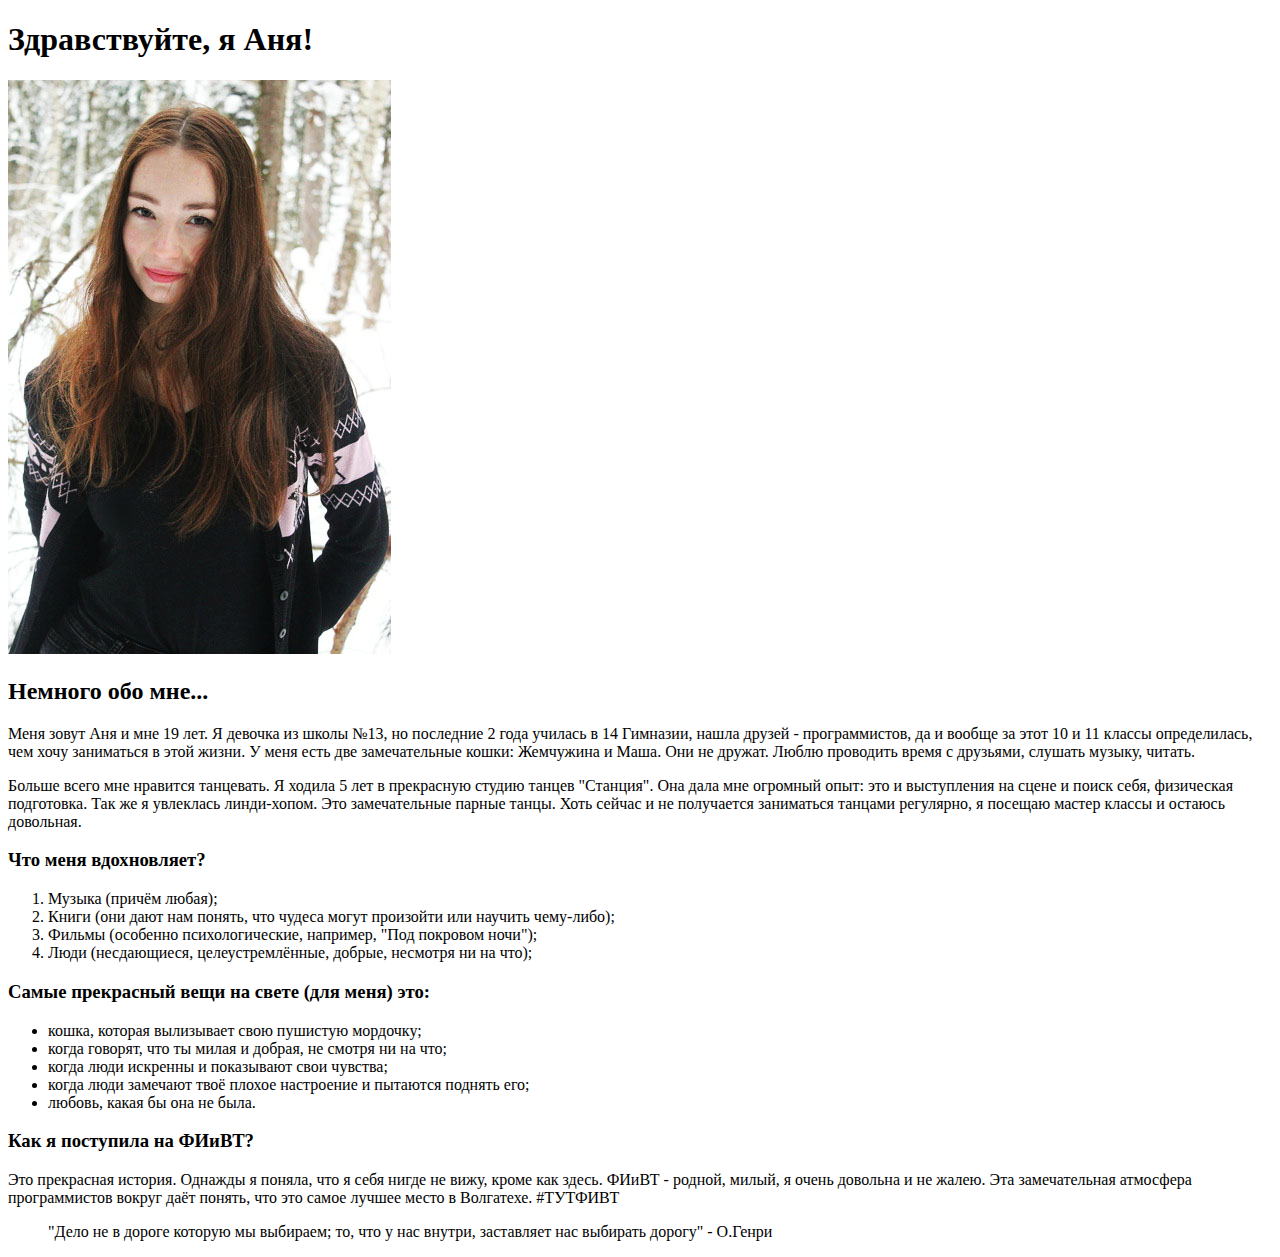
<file: 1/index.HTML>
<!DOCTYPE html>
<html>

    <head>
        <title>Здравствуйте, я Аня</title>
        <link rel= "stylesheet" href="inform_me.css">
    </head>
    <body>
        
        <div class="main_info">
            
            <h1>Здравствуйте, я Аня!</h1>
            <a href="foto_me.jpg"></a>
            <img alt="foto_me showing CSS" src="foto_me.jpg" class="foto_me_foto">
            
            <h2>Немного обо мне...</h2>
            <p>
                Меня зовут Аня и мне 19 лет. Я девочка из школы №13, но последние 2 года училась в 14 Гимназии, нашла друзей - программистов, да и вообще за этот 10 и 11 классы определилась, чем хочу заниматься в этой жизни. У меня есть две замечательные кошки: Жемчужина и Маша. Они не дружат. Люблю проводить время с друзьями, слушать музыку, читать.
            </p>
            <p>
                Больше всего мне нравится танцевать. Я ходила 5 лет в прекрасную студию танцев "Станция". Она дала мне огромный опыт: это и выступления на сцене и поиск себя, физическая подготовка. Так же я увлеклась линди-хопом. Это замечательные парные танцы. Хоть сейчас и не получается заниматься танцами регулярно, я посещаю мастер классы и остаюсь довольная.
            </p>
        
            <h3>Что меня вдохновляет?</h3>
            <ol>
                <li>Музыка (причём любая);</li>
                <li>Книги (они дают нам понять, что чудеса могут произойти или научить чему-либо);</li>
                <li>Фильмы (особенно психологические, например, "Под покровом ночи");</li>
                <li>Люди (несдающиеся, целеустремлённые, добрые, несмотря ни на что);</li>
            </ol>
            
            <h3>Самые прекрасный вещи на свете (для меня) это:</h3>
            <ul>
                <li>кошка, которая вылизывает свою пушистую мордочку;</li>
                <li>когда говорят, что ты милая и добрая, не смотря ни на что; </li>
                <li>когда люди искренны и показывают свои чувства;</li>
                <li>когда люди замечают твоё плохое настроение и пытаются поднять его;</li>
                <li>любовь, какая бы она не была.</li>
            </ul>
            
            <h3>Как я поступила на ФИиВТ?</h3>
            <p>
                Это прекрасная история. Однажды я поняла, что я себя нигде не вижу, кроме как здесь. ФИиВТ - родной, милый, я очень довольна и не жалею. Эта замечательная атмосфера программистов вокруг даёт понять, что это самое лучшее место в Волгатехе. #ТУТФИВТ
            </p>
        
            <blockquote>
                "Дело не в дороге которую мы выбираем; то, что у нас внутри, заставляет нас выбирать дорогу" - О.Генри
            </blockquote>
            
        </div>
        
    </body>
</html>
</file>
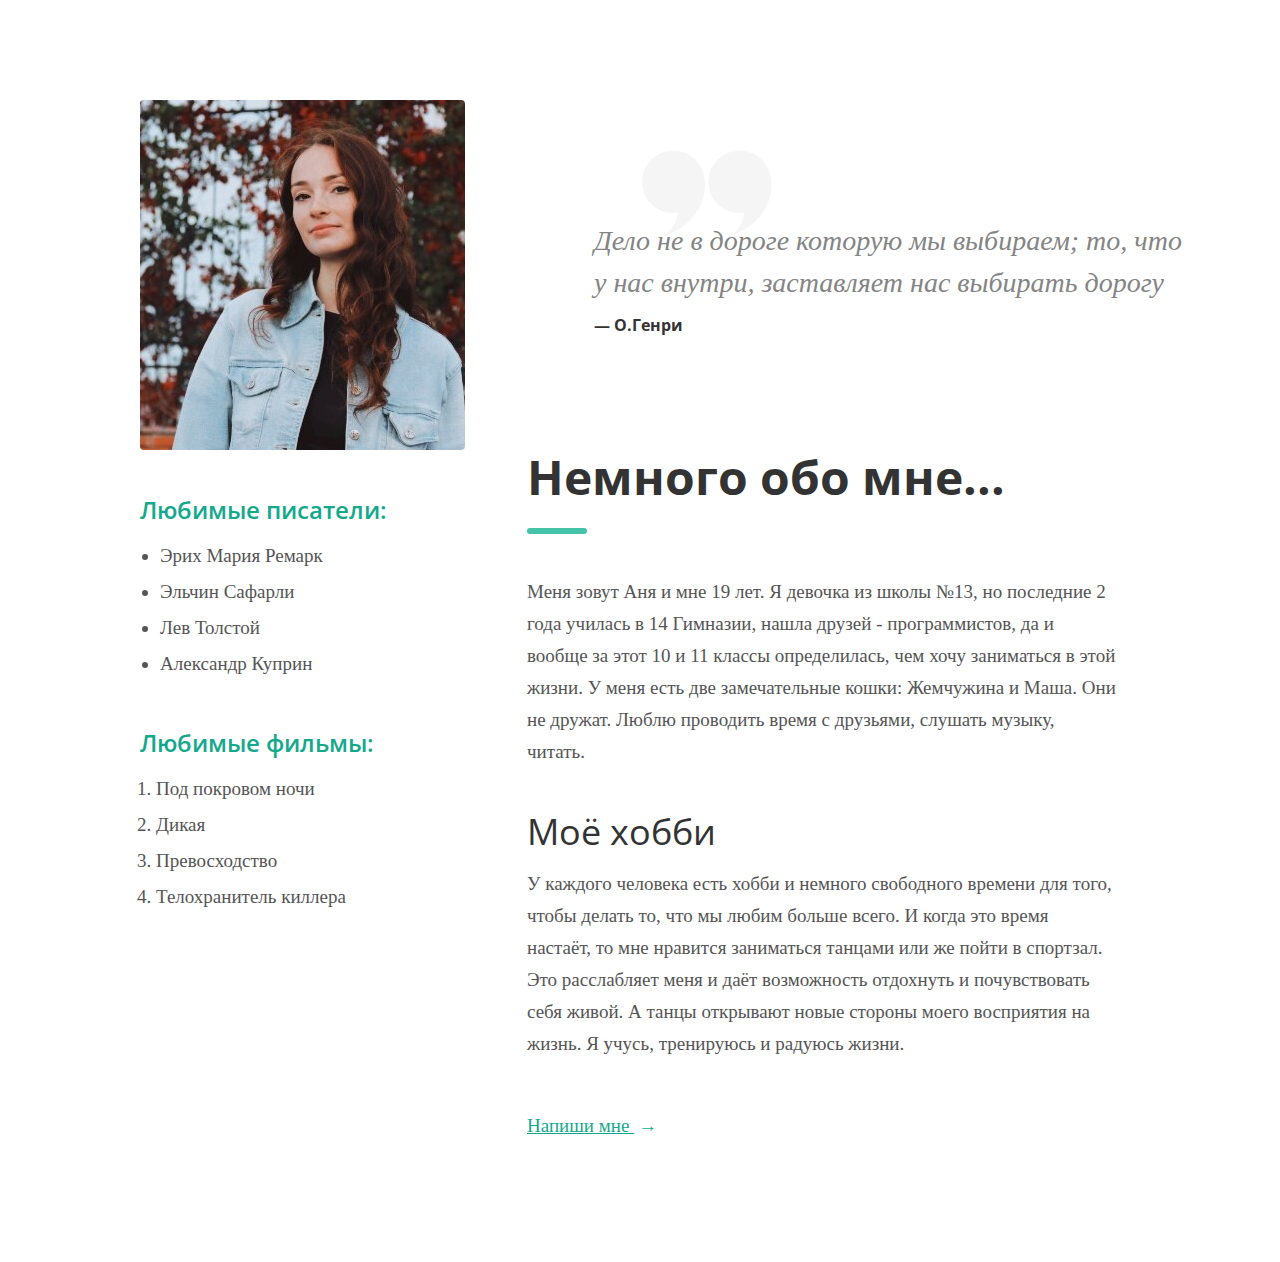
<file: 2/index.html>
<!DOCTYPE html>
<html>
    <head>
        <title>Привет</title>
        <link rel= "stylesheet" href="css_profile_page.css">
        <link href="https://fonts.googleapis.com/css?family=Open+Sans:400,600,700,800" rel="stylesheet">
    </head>
    <body>
        <div class="main_block">
            <div class="left_block">
                <img alt="foto_me showing CSS" src="foto_me.jpg" class="foto">
                <p class="left_title">Любимые писатели:</p>
                <ul>
                    <li>Эрих Мария Ремарк</li>
                    <li>Эльчин Сафарли</li>
                    <li>Лев Толстой</li>
                    <li>Александр Куприн</li>
                </ul>
                <p class="left_title">Любимые фильмы:</p>
                <ol>
                    <li>Под покровом ночи</li>
                    <li>Дикая</li>
                    <li>Превосходство</li>
                    <li>Телохранитель киллера</li>
                </ol>
            </div>
            <div class="right_block">
                <blockquote>
                    <a class="text">
                        Дело не в дороге которую мы выбираем; то, что у нас внутри, заставляет нас выбирать дорогу
                    </a>
                    <p class="author">
                        &mdash; О.Генри
                    </p>
                </blockquote>
                <div class="right_block_main">
                    <div class="about_me">Немного обо мне...</div>
                    <p class="main_me">
                        Меня зовут Аня и мне 19 лет. Я девочка из школы №13, но последние 2 года училась в 14 Гимназии, нашла друзей - программистов, да и вообще за этот 10 и 11 классы определилась, чем хочу заниматься в этой жизни. У меня есть две замечательные кошки: Жемчужина и Маша. Они не дружат. Люблю проводить время с друзьями, слушать музыку, читать.
                    </p>
                    <h2 class="hobby">Моё хобби</h2>
                    <p class="main_life">
                        У каждого человека есть хобби и немного свободного времени для того, чтобы делать то, что мы любим больше всего. И когда это время настаёт, то мне нравится заниматься танцами или же пойти в спортзал. Это расслабляет меня и даёт возможность отдохнуть и почувствовать себя живой. А танцы открывают новые стороны моего восприятия на жизнь. Я учусь, тренируюсь и радуюсь жизни.
                    </p>
                    <a
                       href="https://vk.com/id84473757"
                       class="write_me"
                    >
                        <span class="write_me_text">
                            Напиши мне
                        </span>&rarr;
                    </a>
                </div>
            </div>
            <div class="clear"></div>
        </div>
    </body>
</html>
</file>
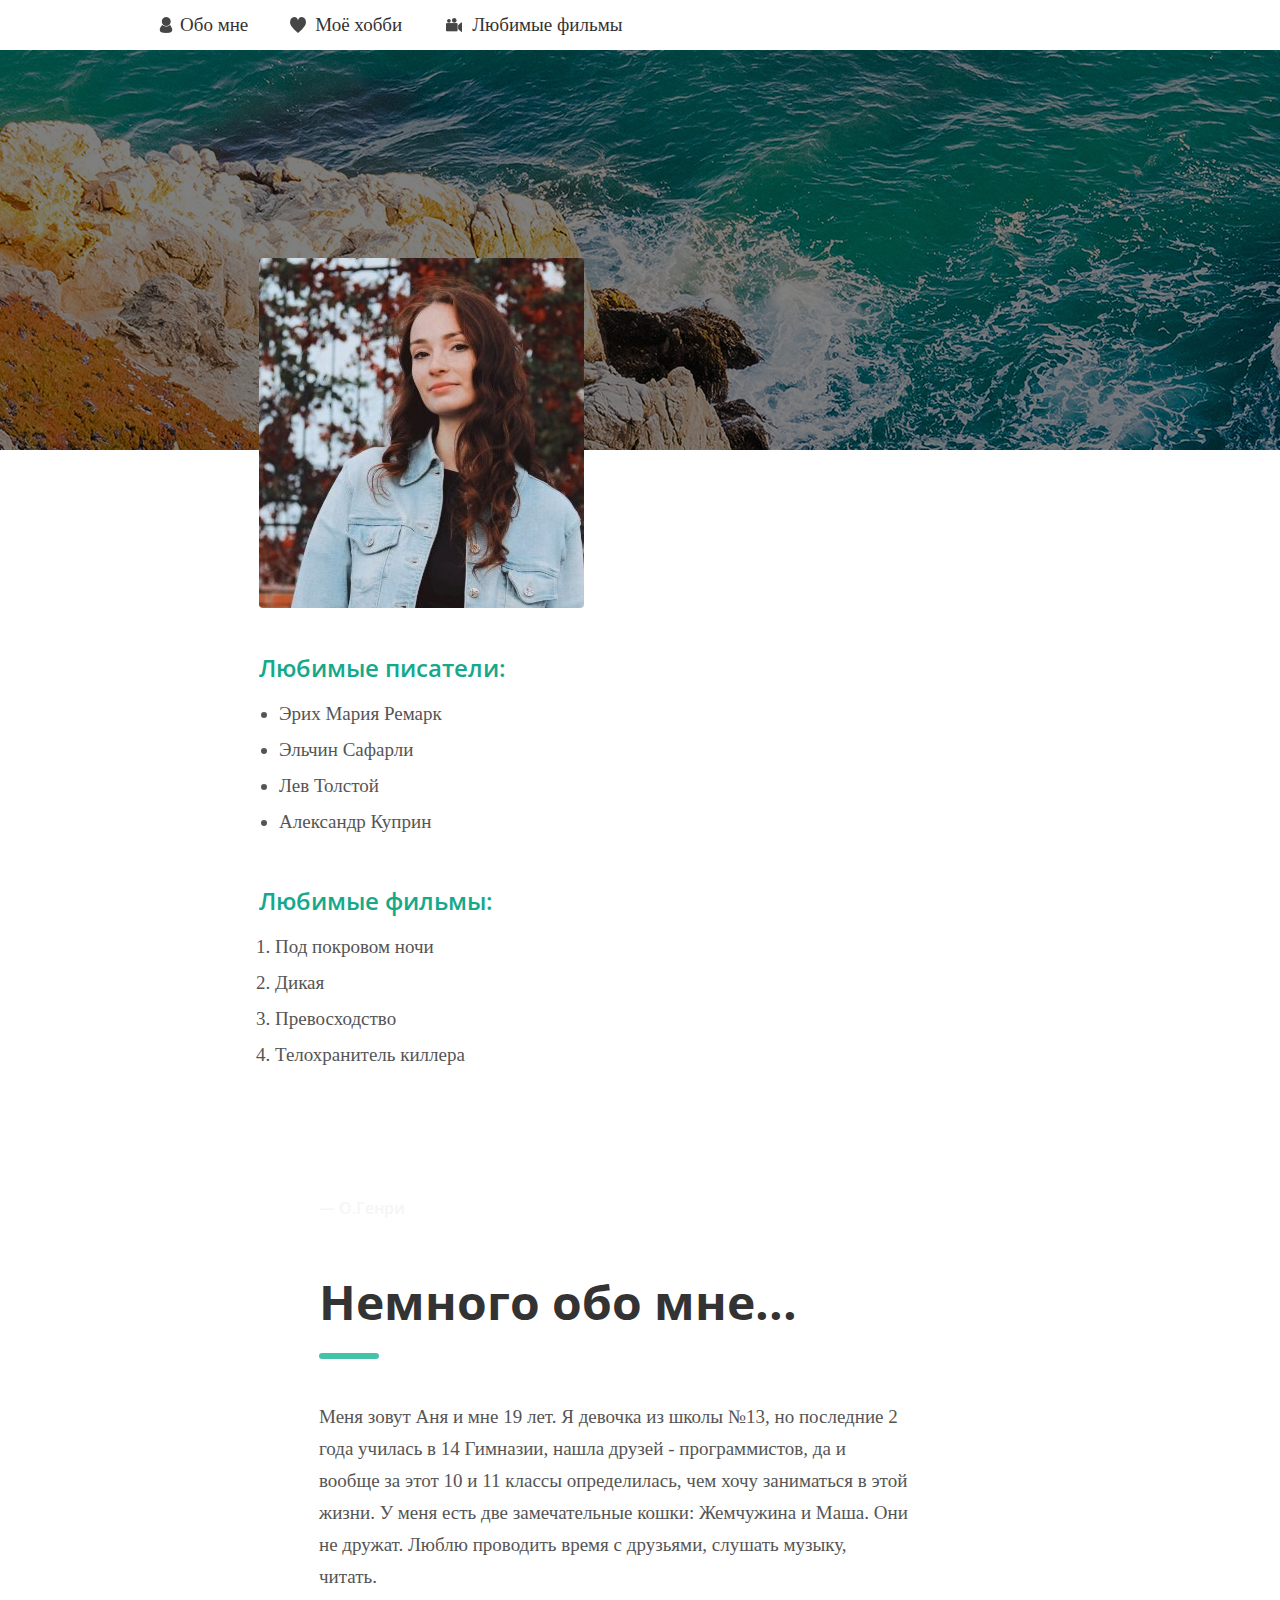
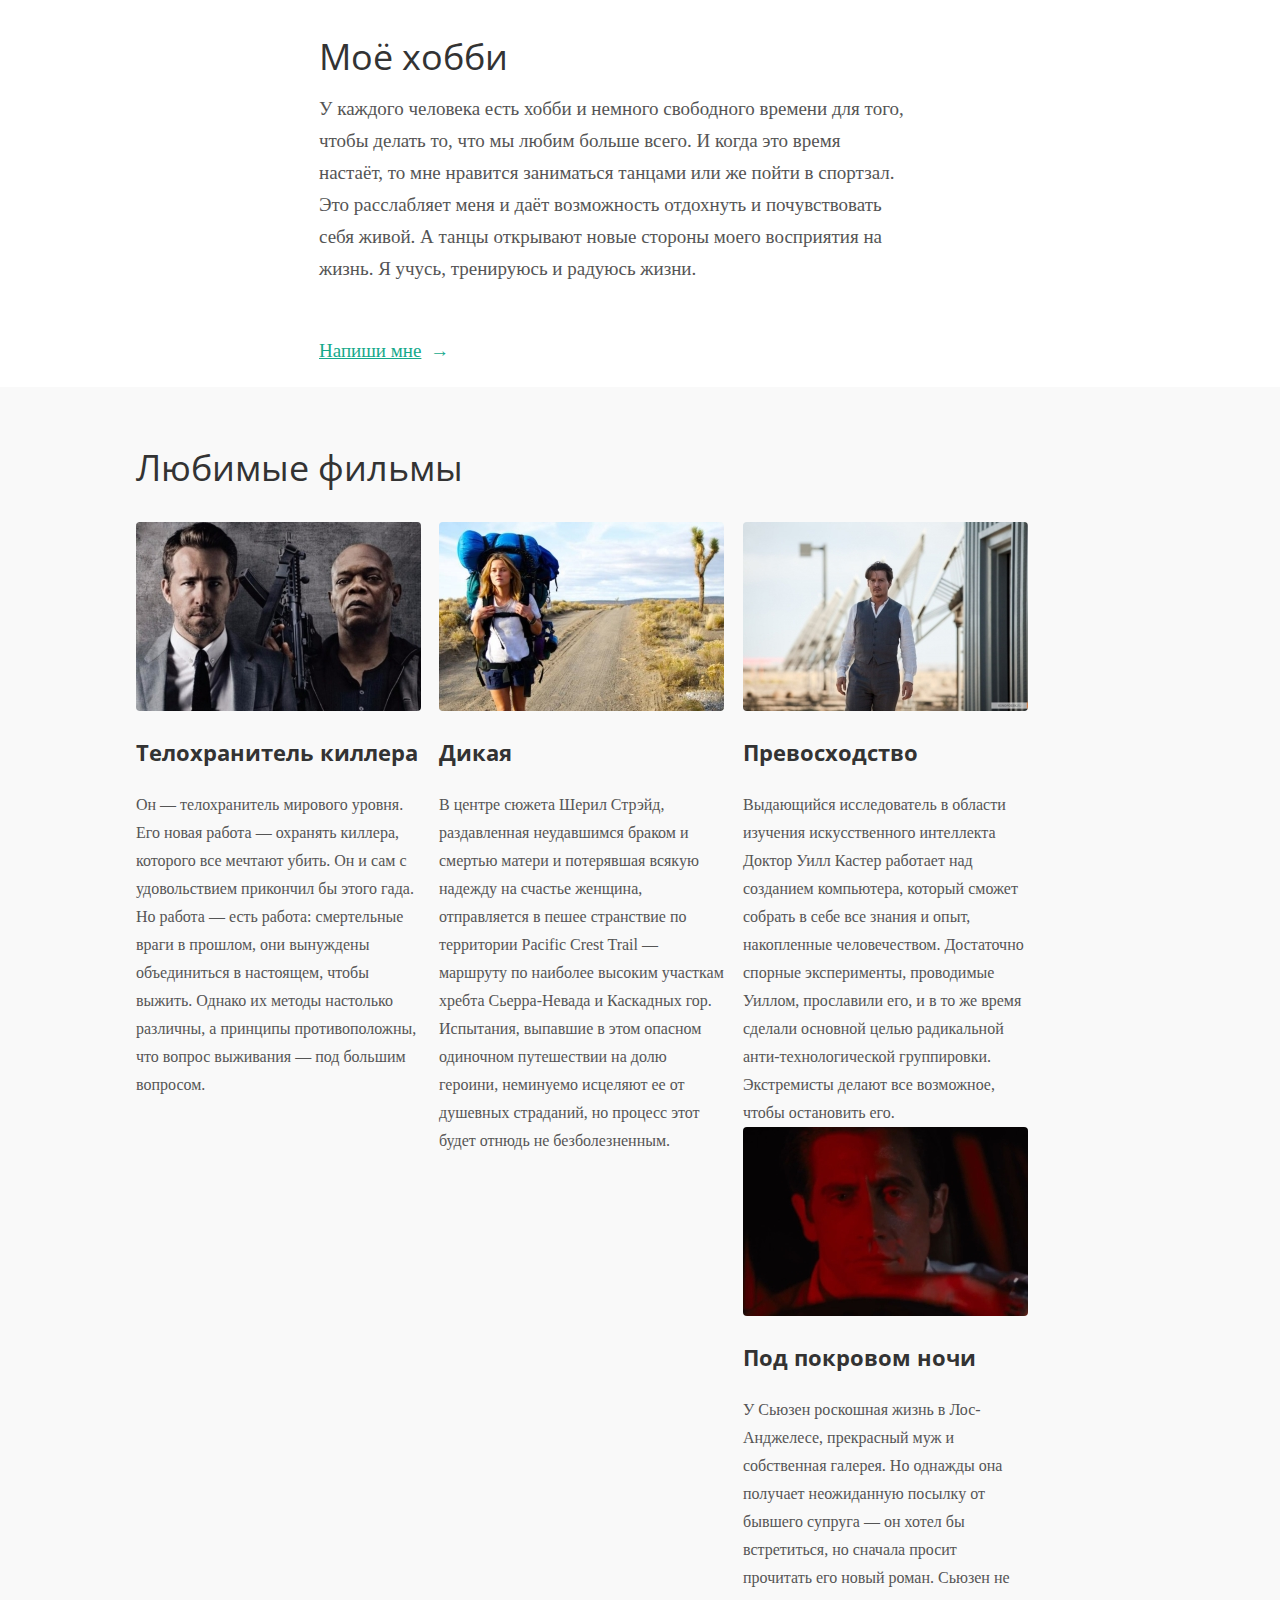
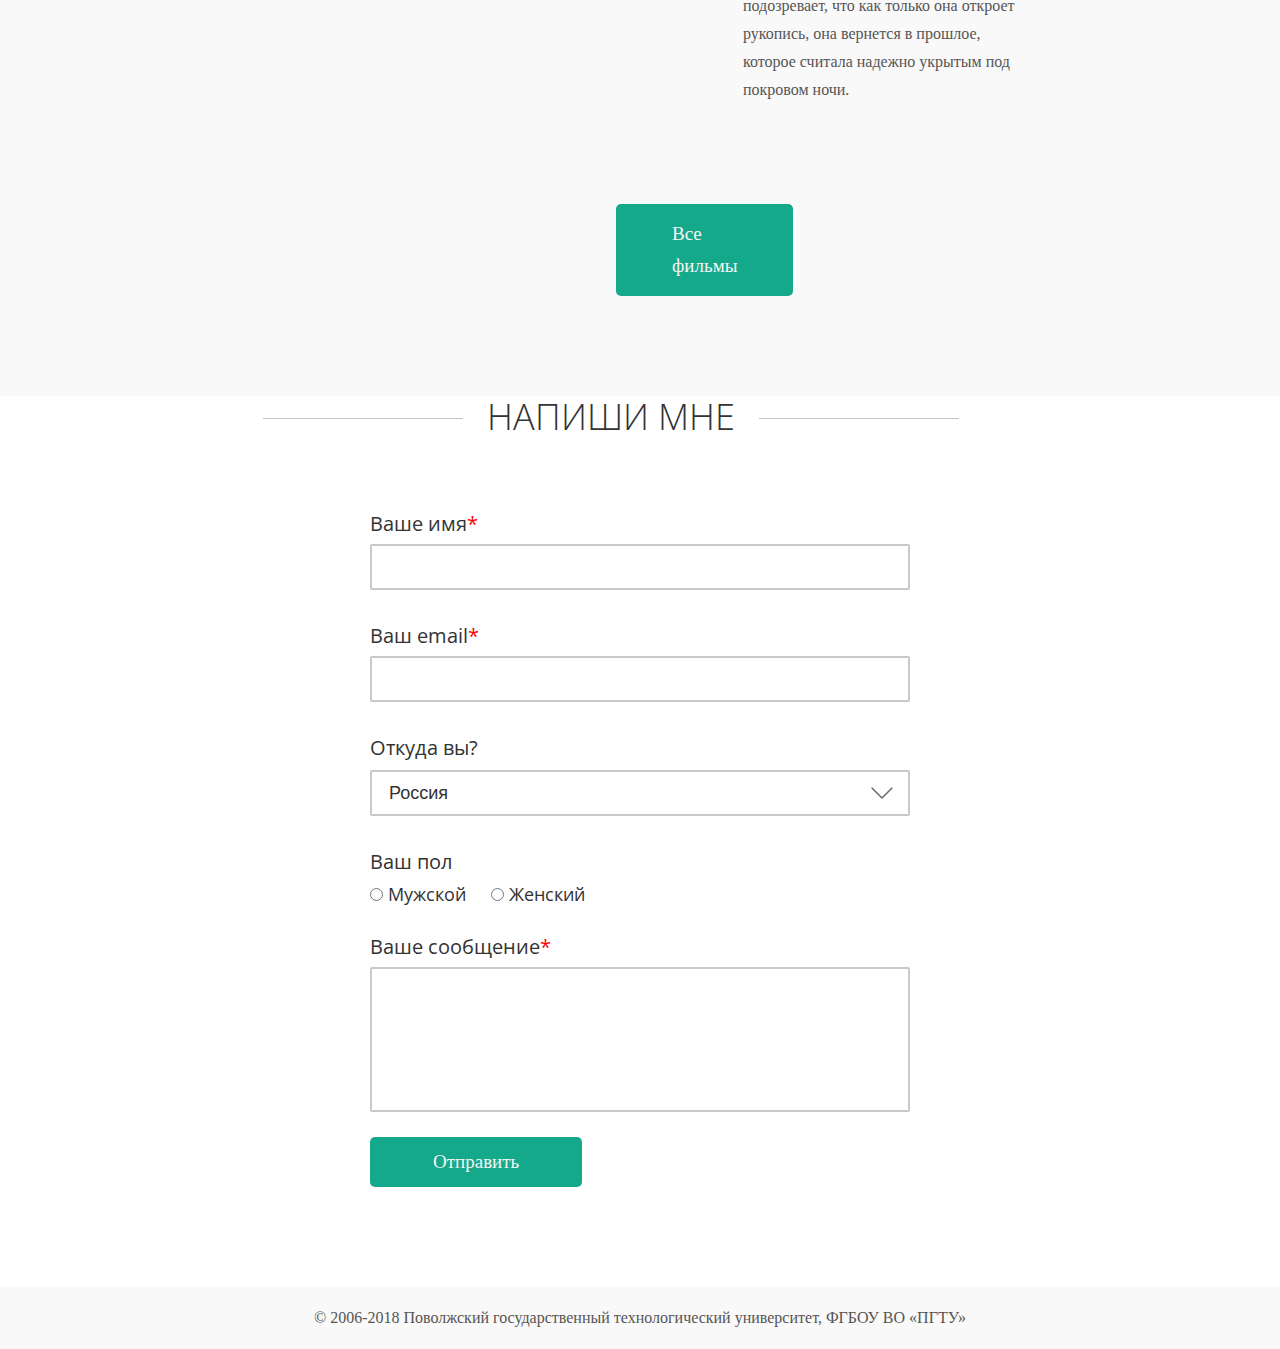
<file: 3.2/index.html>
<!DOCTYPE html>
    <html lang="ru">
        <head>
            <title>Привет</title>
            <link rel= "stylesheet" href="css_profile_page.css">
            <link
                  href="https://fonts.googleapis.com/css?family=Open+Sans:300,400,600,700"
                  rel="stylesheet"
            >
        </head>
        <body>

            <div>
                <div
                    style="max-width: 1030px; margin: 0 auto;"
                    class="top_menu">
                    <a href="#" target="_blank" class="top_menu_about_me">
                        Обо мне
                    </a>
                    <a href="#" target="_blank" class="top_menu_my_hobby" >
                        Моё хобби
                    </a>
                    <a href="#" target="_blank" class="top_menu_my_films">
                        Любимые фильмы
                    </a>
                    <div class="clear"></div>
                </div>
            </div>

            <div class="main_block">
                <div>
                    <div class="left_block">
                        <img alt="foto_me showing CSS" src="foto_me.jpg" class="foto">
                        <p class="left_title">Любимые писатели:</p>
                        <ul>
                            <li>Эрих Мария Ремарк</li>
                            <li>Эльчин Сафарли</li>
                            <li>Лев Толстой</li>
                            <li>Александр Куприн</li>
                        </ul>
                        <p class="left_title">Любимые фильмы:</p>
                        <ol>
                            <li>Под покровом ночи</li>
                            <li>Дикая</li>
                            <li>Превосходство</li>
                            <li>Телохранитель киллера</li>
                        </ol>
                    </div>
                    <div class="right_block">
                        <blockquote>
                            <a class="text">
                                Дело не в дороге которую мы выбираем; то, что у нас внутри, заставляет нас выбирать дорогу
                            </a>
                            <p class="author">
                            &mdash; О.Генри
                            </p>
                        </blockquote>
                        <div class="right_block_main">
                            <h1 class="about_me_title">Немного обо мне...</h1>
                            <p class="about_me_text">
                                Меня зовут Аня и мне 19 лет. Я девочка из школы №13, но последние 2 года училась в 14 Гимназии, нашла друзей - программистов, да и вообще за этот 10 и 11 классы определилась, чем хочу заниматься в этой жизни. У меня есть две замечательные кошки: Жемчужина и Маша. Они не дружат. Люблю проводить время с друзьями, слушать музыку, читать.
                            </p>
                            <h2 class="hobby_title">Моё хобби</h2>
                            <p class="hobby_text">
                                У каждого человека есть хобби и немного свободного времени для того, чтобы делать то, что мы любим больше всего. И когда это время настаёт, то мне нравится заниматься танцами или же пойти в спортзал. Это расслабляет меня и даёт возможность отдохнуть и почувствовать себя живой. А танцы открывают новые стороны моего восприятия на жизнь. Я учусь, тренируюсь и радуюсь жизни.
                            </p>
                            <a
                               href="https://vk.com/id84473757"
                               class="write_me">
                                <span class="write_me_text">
                                Напиши мне</span> &rarr;
                            </a>
                        </div>
                    </div>
                    <div class="clear"></div>
                </div>
            </div>

            <div class="films">
            <div class="films_block">
                <h3 class="films_title">Любимые фильмы</h3>
                <div>
                    <div class="killer">
                        <img alt="film1 showing CSS" src="film1.jpg" class="film">
                        <a class="film_name">Телохранитель киллера</a>
                        <p class="film_text">
                            Он — телохранитель мирового уровня. Его новая работа — охранять киллера, которого все мечтают убить. Он и сам с удовольствием прикончил бы этого гада. Но работа — есть работа: смертельные враги в прошлом, они вынуждены объединиться в настоящем, чтобы выжить. Однако их методы настолько различны, а принципы противоположны, что вопрос выживания — под большим вопросом.
                        </p>
                    </div>
                    <div class="wild">
                        <img alt="film2 showing CSS" src="film2.jpg" class="film">
                        <a class="film_name">Дикая</a>
                        <p class="film_text">
                            В центре сюжета Шерил Стрэйд, раздавленная неудавшимся браком и смертью матери и потерявшая всякую надежду на счастье женщина, отправляется в пешее странствие по территории Pacific Crest Trail — маршруту по наиболее высоким участкам хребта Сьерра-Невада и Каскадных гор. Испытания, выпавшие в этом опасном одиночном путешествии на долю героини, неминуемо исцеляют ее от душевных страданий, но процесс этот будет отнюдь не безболезненным.
                        </p>
                    </div>
                    <div class="leadership">
                        <img alt="film3 showing CSS" src="film3.jpg" class="film">
                        <a class="film_name">Превосходство</a>
                        <p class="film_text">
                            Выдающийся исследователь в области изучения искусственного интеллекта Доктор Уилл Кастер работает над созданием компьютера, который сможет собрать в себе все знания и опыт, накопленные человечеством. Достаточно спорные эксперименты, проводимые Уиллом, прославили его, и в то же время сделали основной целью радикальной анти-технологической группировки. Экстремисты делают все возможное, чтобы остановить его.
                        </p>
                    </div>
                    <div class="under_night">
                        <img alt="film4 showing CSS" src="film4.jpg" class="film">
                        <a class="film_name">Под покровом ночи</a>
                        <p class="film_text">
                            У Сьюзен роскошная жизнь в Лос-Анджелесе, прекрасный муж и собственная галерея. Но однажды она получает неожиданную посылку от бывшего супруга — он хотел бы встретиться, но сначала просит прочитать его новый роман. Сьюзен не подозревает, что как только она откроет рукопись, она вернется в прошлое, которое считала надежно укрытым под покровом ночи.
                        </p>
                    </div>
                    <div class="clear"></div>
                    <a href ="#" class="all_films_button">
                        Все фильмы
                    </a>
                </div>
            </div>
            </div>

            <div>
                <div class="write_me_block">
                    <div class="line_one"></div>
                    <p class="write_me_title">НАПИШИ МНЕ</p>
                    <div class="line_two"></div>
                    <form action="php/form_handler.php" method="post" class="write_me_form">
                        <div class="write_your_name">
                            <label for="username" class="write_data">
                                Ваше имя<span class="star">*</span>
                            </label>
                            <input
                                   type="text"
                                   name="username"
                                   id="username"
                                   class="write_input">
                        </div>
                        <div class="write_your_email">
                            <label for="username" class="write_data">
                                Ваш email<span class="star">*</span>
                            </label>
                            <input required type="text" name="email" id="email" class="write_input">
                        </div>
                        <div class="write_your_country">
                            <label for="user_country" class="write_data">Откуда вы?</label>
                            <select
                                    name="country"
                                    id="user_country"
                                    class="input_country">
                                <option value="rus">Россия</option>
                                <option value="now">Норвегия</option>
                                <option value="isl">Исландия</option>
                                <option value="fra">Франция</option>
                                <option value="luk">Люксембург</option>
                            </select>
                        </div>
                        <div class="write_gender">
                            <p class="write_data">Ваш пол</p>
                            <label for="genderMen" class="gender">
                                <input
                                       type="radio"
                                       name="gender"
                                       id="genderMen"
                                       class="gender_man">
                                Мужской
                            </label>
                            <label for="genderGirl" class="gender">
                                <input
                                       type="radio"
                                       name="gender"
                                       id="genderGirl"
                                       class="gender_women">
                                Женский
                            </label>
                        </div>
                        <div class="write_comment">
                            <label for="comment" class="write_data">
                                Ваше сообщение<span class="star">*</span>
                            </label>
                            <div>
                                <textarea
                                id="comment"
                                name="comment"
                                rows="3"
                                class="input_comment">
                                </textarea>
                            </div>
                        </div>
                        <p class="send_button">
                            Отправить
                        </p>
                    </form>
                    <div class="clear"></div>
                </div>
            </div>
            <div class="footer">
                <p class="footer_text">
                    © 2006-2018 Поволжский государственный технологический университет, ФГБОУ ВО «ПГТУ»
                </p>
            </div>
        </body>
    </html>
</file>
<file: 1/inform_me.css>

</file>
<file: 2/css_profile_page.css>
*
{
    padding: 0;
    margin: 0;
}

a
{
    text-decoration: none;
}

body
{
    background: url(quot.png) repeat-y;
}

.main_block
{
    width: 1000px;
    margin: 100px auto;
}

.foto
{
    border-radius: 4px;
    padding: 0;
    float: none;
    margin-bottom: 44px;
    position: unset;
    display: block;
}

.left_block
{
    float: left;
    width: 325px;
}

.left_block ul
{
    padding-left: 20px;
    margin-bottom: 45px;
}


.left_block ol
{
    padding-left: 16px;
    margin-bottom: 10px;
}

p.left_title
{
    font-size: 24px;
    line-height: 32px;
    color: rgb(21, 169, 140);
    font-family: 'Open Sans', sans-serif;
    font-weight: 600;
    margin-bottom: 12px;
}

.left_block li
{
    font-size: 19px;
    line-height: 36px;
    color: rgb(85, 85, 85);
    font-family: "Georgia";
}

blockquote
{
    margin-top: 120px;
    width: 590px;
    position: relative;
    left: 67px;
}

.author
{
    font-size: 16px;
    line-height: 42px;
    color: rgb(51, 51, 51);
    font-family: "Open Sans";
    font-weight: bold;
}

.text
{
    font-size: 28px;
    line-height: 42px;
    color: rgb(132, 132, 132);
    font-family: "Georgia";
    font-style: italic;
}

.right_block
{
    float: left;
    width: 590px;
    margin-left: 62px;
}

.right_block_main
{
    margin-bottom: 20px;
}

.about_me
{
    font-size: 48px;
    line-height: 42px;
    color: rgb(51,51,51);
    font-family: 'Open Sans', sans-serif;
    font-weight: bold;
    margin-top: 110px;
}

.about_me:after
{
    content: "";
    width: 60px;
    height: 6px;
    border-radius: 3px;
    background-color: #45c3a9;
    display: block;
    margin-top: 30px;
}

.hobby
{
    font-size: 36px;
    line-height: 42px;
    color: rgb(51, 51, 51);
    font-family: "Open Sans";
    margin-bottom: 15px;
    font-weight: 400;
}

.rectangle
{
    width: 60px;
    height: 6px;
    border-radius: 3px;
    background-color: #45c3a9;
}

.main_me
{
    margin-top: 42px;
    margin-bottom: 43px;
    font-size: 19px;
    line-height: 32px;
    color: rgb(85, 85, 85);
    font-family: "Georgia";
}

.main_life
{
    margin-bottom: 50px;
    font-size: 19px;
    line-height: 32px;
    color: rgb(85, 85, 85);
    font-family: "Georgia";
}

a.write_me
{
    font-size: 19px;
    line-height: 32px;
    color: rgb(21, 169, 139);
    font-family: "Georgia";
    margin-bottom: auto;
}

.write_me_text
{
    font-size: 19px;
    line-height: 32px;
    color: rgb(21, 169, 139);
    text-decoration: underline;
    font-family: "Georgia";
    padding-right: 4px;
}

.clear
{
    clear: both;
}
</file>
<file: 3.2/css_profile_page.css>
*
{
    padding: 0;
    margin: 0;
    box-sizing: border-box;
}

a
{
    text-decoration: none;
}

body
{
    background: url(background.png) no-repeat;
}

.top_menu
{
    height: 50px;
    padding: 0 15px;
    margin-left: 250px;
}

.top_menu_list
{
    margin: 0;
    padding: 0;
    list-style-type: none;
}

.top_menu_about_me
{
    float: left;
    font-size: 19px;
    line-height: 32px;
    color: rgb(51,51,51);
    font-family: "Georgia";
    padding: 9px 25px 9px 40px;
    background: url(about_me_icon.png) no-repeat;
    background-position: 17px 16px;
}

.top_menu_about_me:hover
{
    background-color: rgb(21, 169, 140);
    color: rgb(245,245,245);
    background-image: url(about_me.png);
    background-repeat: no-repeat;
    background-position: 17px 16px;
}

.top_menu_my_hobby
{
    float: left;
    font-size: 19px;
    line-height: 32px;
    color: rgb(51,51,51);
    font-family: "Georgia";
    padding: 9px 24px 9px 42px;
    background: url(hobby_icon.png) no-repeat;
    background-position: 15px 16px;
}

.top_menu_my_hobby:hover
{
    color: rgb(245,245,245);;
    background-color: rgb(21, 169, 140);
    background-image: url(hobby.png);
    background-repeat: no-repeat;
    background-position: 15px 16px;
}

.top_menu_my_films
{
    float: left;
    font-size: 19px;
    line-height: 32px;
    color: rgb(51,51,51);
    font-family: "Georgia";
    padding: 9px 17px 9px 46px;
    background: url(video_icon.png) no-repeat;
    background-position: 16px 16px;
}

.top_menu_my_films:hover
{
    color: rgb(245,245,245);
    background-color: rgb(21, 169, 140);
    background-image: url(video.png);
    background-repeat: no-repeat;
    background-position: 16px 16px;
}

.main_block
{
    margin: 208px 259px 0 259px;
}

.foto
{
    border-radius: 4px;
    padding: 0;
    float: none;
    margin-bottom: 44px;
    position: unset;
    display: block;
}

.left_block
{
    float: left;
    width: 325px;
}

.left_block ul
{
    padding-left: 20px;
    margin-bottom: 45px;
}


.left_block ol
{
    padding-left: 16px;
    margin-bottom: 10px;
}

p.left_title
{
    font-size: 24px;
    line-height: 32px;
    color: rgb(21, 169, 140);
    font-family: 'Open Sans', sans-serif;
    font-weight: 600;
    margin-bottom: 12px;
}

.left_block li
{
    font-size: 19px;
    line-height: 36px;
    color: rgb(85, 85, 85);
    font-family: "Georgia";
}

blockquote
{
    margin-top: 20px;
    width: 590px;
    position: relative;
}

.author
{
    font-size: 16px;
    line-height: 42px;
    color: rgb(245,245,245);
    font-family: "Open Sans";
    font-weight: 600;
}

.text
{
    font-size: 28px;
    line-height: 42px;
    color: rgb(255,255,255);
    font-family: "Georgia";
    font-style: italic;
}

.right_block
{
    float: left;
    width: 590px;
    margin-left: 60px;
}

.right_block_main
{
    margin-bottom: 20px;
}

.about_me_title
{
    font-size: 48px;
    line-height: 42px;
    color: rgb(51, 51, 51);
    font-family: 'Open Sans';
    font-weight: bold;
    margin-top: 52px;
}

.about_me_title:after
{
    content: "";
    width: 60px;
    height: 6px;
    border-radius: 3px;
    background-color: #45c3a9;
    display: block;
    margin-top: 30px;
}

.hobby_title
{
    font-size: 36px;
    line-height: 42px;
    color: rgb(51, 51, 51);
    font-family: "Open Sans";
    margin-bottom: 15px;
    font-weight: 400;
}

.rectangle
{
    width: 60px;
    height: 6px;
    border-radius: 3px;
    background-color: #45c3a9;
}

.about_me_text
{
    margin-top: 42px;
    margin-bottom: 43px;
    font-size: 19px;
    line-height: 32px;
    color: rgb(85, 85, 85);
    font-family: "Georgia";
}

.hobby_text
{
    margin-bottom: 50px;
    font-size: 19px;
    line-height: 32px;
    color: rgb(85, 85, 85);
    font-family: "Georgia";
}

a.write_me
{
    font-size: 19px;
    line-height: 32px;
    color: rgb(21, 169, 139);
    font-family: "Georgia";
    margin-bottom: auto;
}

.write_me_text
{
    font-size: 19px;
    line-height: 32px;
    color: rgb(21, 169, 139);
    text-decoration: underline;
    font-family: "Georgia";
    padding-right: 4px;
}

.clear
{
    clear: both;
}

.films
{
    max-width: 100%;
    background-color: #f9f9f9;
    display: inline-block;
}

.films_block
{
    max-width: 1200px;
    margin: auto 136px;
    margin-top: 60px;
}

.films_title
{
    font-size: 36px;
    line-height: 42px;
    color: rgb(51,51,51);
    font-family: "Open Sans";
    margin-bottom: 33px;
    font-weight: 400;
}

.film
{
    border-radius: 4px;
    padding: 0;
    float: none;
    position: unset;
    display: block;
    margin-bottom: 25px;
}

.film_text
{
    font-size: 16px;
    line-height: 28px;
    color: rgb(85,85,85);
    font-family: "Georgia";
    margin-top: 23px;
}

.film_name
{
    font-size: 22px;
    line-height: 32px;
    color: rgb(51,51,51);
    font-family: "Open Sans";
    font-weight: bold;
}

.killer
{
    float: left;
    width: 285px;
    margin-right: 18px;
}

.wild
{
    float: left;
    width: 285px;
    margin-right: 19px;

}

.leadership
{
    float: left;
    width: 285px;
    margin-right: 20px;

}

.under_night
{
    float: left;
    width: 285px;
}

.all_films_button
{
    padding: 14px 56px;
    font-size: 19px;
    line-height: 32px;
    color: rgb(245,245,245);
    font-family: "Georgia";
    border-radius: 5px;
    background-color: #15a98b;
    margin: 100px 480px;
    display: inline-block;
}

.all_films_button:hover
{
    background-color: darkcyan;
}

.write_me_block
{
    max-width: 755px;
    margin: 0 auto;
}

.write_me_form
{
    max-width: 540px;
    margin: 0 auto;
}

.line_one
{
    width: 200px;
    border-bottom: 1px solid #c4c4c4;
    display: inline-block;
    vertical-align: top;
    margin-top: 22px;
}

.line_two
{
    width: 200px;
    border-bottom: 1px solid #c4c4c4;
    display: block;
    vertical-align: top;
    display: inline-block;
    margin-top: 22px;
}

.write_me_title
{
    font-size: 36px;
    line-height: 42px;
    color: rgb(51,51,51);
    font-family: "Open Sans";
    font-weight: 300;
    margin-bottom: 50px;
    display: inline-block;
    text-align: center;
    margin: 0 20px 70px 20px;
}

.write_data
{
    font-size: 20px;
    font-family: "Open Sans";
    color: rgb(51, 51, 51);
    line-height: 1.6;
    text-align: left;
}

.write_input
{
    width: 100%;
    height: 46px;
    margin-top: 4px;
    display: block;
    padding: 5px 5px;
    border: 2px solid #c9c9c9;
    border-radius: 2px;
    font-size: 18px;
    font-family: "Open Sans";
    color: rgb(51, 51, 51);
    line-height: 10px;
    text-align: left;
    margin-bottom: 30px;
}

.write_input:hover
{
    border: 2px solid #15a98b;
}

.input_country
{
    background: url(arrow_down.png) right no-repeat;
    background-position: 97% 50%;
    cursor: pointer;
    -webkit-appearance: none;
    width: 100%;
    height: 46px;
    margin-top: 6px;
    margin-bottom: 30px;
    display: block;
    padding: 8px 0 8px 17px;
    border: 2px solid #c9c9c9;
    border-radius: 2px;
    font-size: 18px;
    color: rgb(51, 51, 51);
    text-align: left;
}

.input_country:hover
{
    border: 2px solid #15a98b;
}

.input_country:focus
{
    border: 2px solid #15a98c;
}
}

.write_input:hover
{
    border: 2px solid #15a98b;
}

.gender
{
    font-size: 18px;
    line-height: 32px;
    color: rgb(51,51,51);
    font-family: "Open Sans";
    cursor: pointer;
}

.gender_men
{
    cursor: pointer;
    display: inline-block;
    margin-bottom: 30px;
}

.gender_women
{
    cursor: pointer;
    display: inline-block;
    margin-bottom: 30px;
    margin-left: 20px;
}

.star
{
    color: red;
}

.input_comment
{
    width: 100%;
    margin-top: 4px;
    display: block;
    padding: 7px 6px 74px 6px;
    border: 2px solid #c9c9c9;
    border-radius: 2px;
    font-size: 18px;
    font-family: "Open Sans";
    color: rgb(51, 51, 51);
    line-height: 20px;
    text-align: left;
    word-wrap: break-word;
    resize: none;
    margin-bottom: 25px;
}

.input_comment:hover
{
    border: 2px solid #15a98b;
}

.send_button
{
    font-size: 19px;
    line-height: 32px;
    color: rgb(245,245,245);
    font-family: "Georgia";
    border-radius: 5px;
    background-color: #15a98b;
    padding: 9px 63px;
    margin-bottom: 100px;
    display: inline-block;
}

.send_button:hover
{
    background-color: darkcyan;
}

.footer
{
    font-size: 16px;
    color: rgb(85,85,85);
    font-family: "Georgia";
    line-height: 2;
    text-align: center;
    padding: 15px 0;
    background-color: #f9f9f9;
}
</file>
